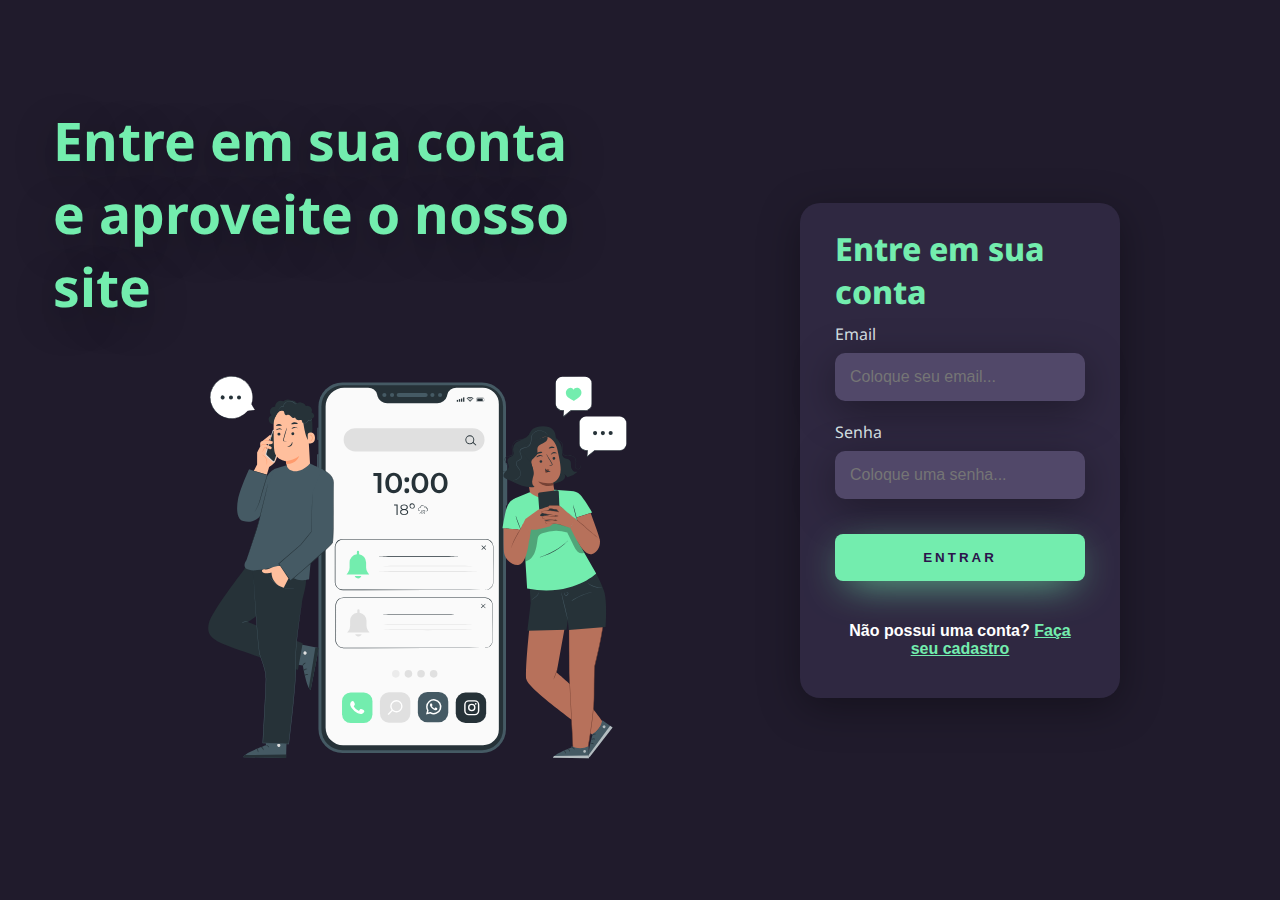
<file: index.html>
<!DOCTYPE html>
<html lang="pt-br">
<head>
    <meta charset="UTF-8">
    <meta name="author" content="Guilherme Souza">
    <meta http-equiv="X-UA-Compatible" content="IE=edge">
    <meta name="viewport" content="width=device-width, initial-scale=1.0">
    <link rel="icon" type="png" href="assets\imgs\icon.png"/>
    <link rel="stylesheet" href="assets\css\style.css">
    <title>Página de Login</title>
</head>
<body>
    <div class="main-login"> 
        <div class="left-login"> 
            <h1>Entre em sua conta<br>e aproveite o nosso site</h1>
            <img src="assets\imgs\img-login.svg" class="left-login-image" alt="UFO">
        </div>
        <div class="right-login"> 
            <div class="card-login">
                <br>
                <h1>Entre em sua conta</h1>
                <div class="textfield">
                    <label for="email" class="text-p" id="email">Email</label>
                    <input type="text" name="email" placeholder="Coloque seu email...">
                </div>
                <div class="textfield">
                    <label for="senha" class="text-p" id="senha">Senha</label>
                    <input type="password" name="senha" placeholder="Coloque uma senha...">
                </div>
                <input class="btn-login" type="submit" value="Entrar" onclick="fazerLogin(); return false"></input>
                <h4 class="text-h4">
                <p>Não possui uma conta?
                    <a href="cadastro.html"  style="color: #73edae">Faça seu cadastro</a><br>
                </p>                    
                </h4>
            </div>
        </div>
    </div>
</body>
</html>
</file>
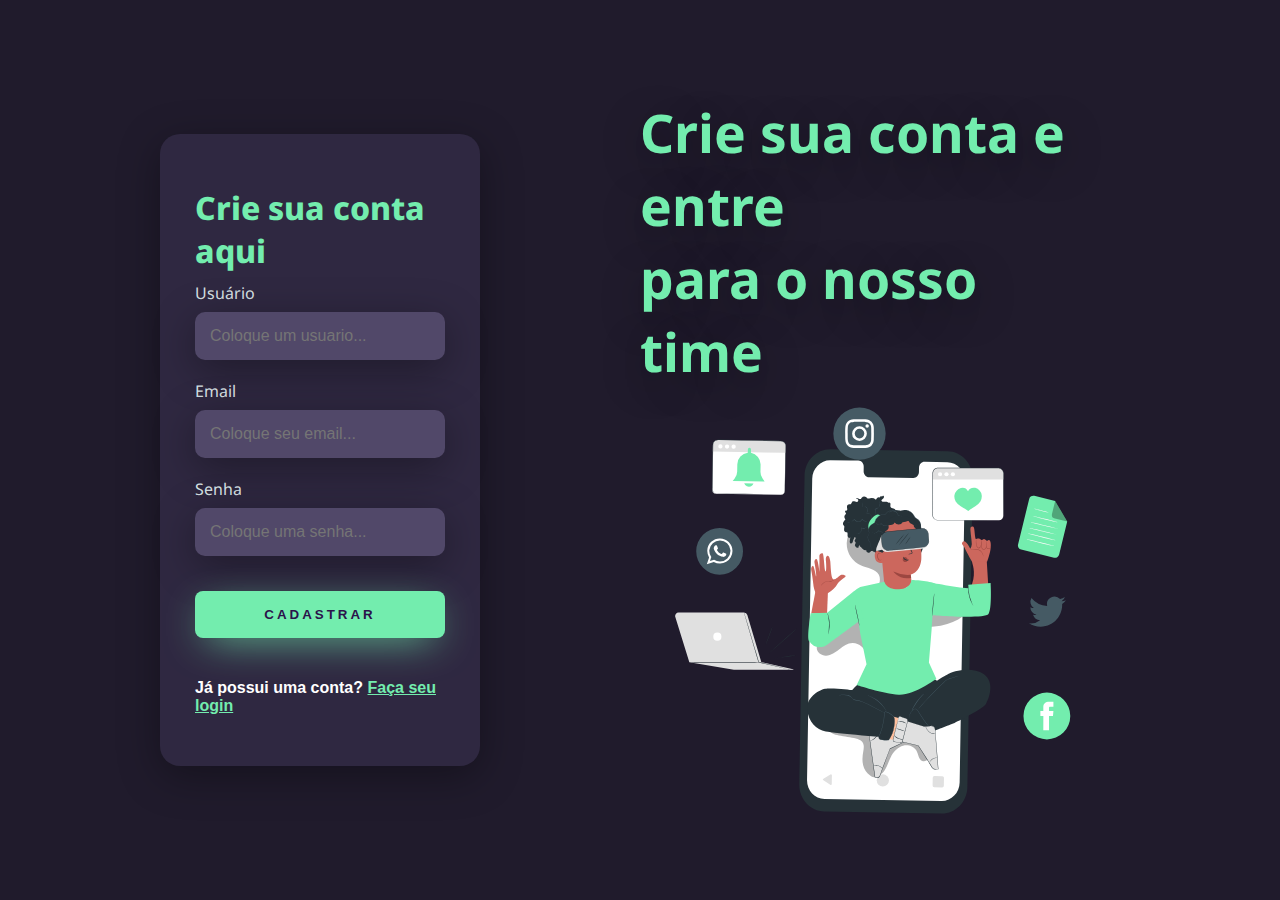
<file: cadastro.html>
<!DOCTYPE html>
<html lang="pt-br">
<head>
    <meta charset="UTF-8">
    <meta name="author" content="Guilherme Souza">
    <meta http-equiv="X-UA-Compatible" content="IE=edge">
    <meta name="viewport" content="width=device-width, initial-scale=1.0">
    <link rel="icon" type="png" href="assets\imgs\icon.png"/>
    <link rel="stylesheet" href="assets\css\cadastro-style.css">
    <title>Página de Cadastro</title>
</head>
<body>
    <div class="main-login"> 
        <div class="right-login"> 
            <div class="card-login"> 
                <br>
                <h1>Crie sua conta aqui</h1>
                <div class="textfield">
                    <label for="user" class="text-p" id="user">Usuário</label>
                    <input type="text" name="user" placeholder="Coloque um usuario...">
                </div>
                <div class="textfield">
                    <label for="email" class="text-p" id="email">Email</label>
                    <input type="text" name="email" placeholder="Coloque seu email...">
                </div>
                <div class="textfield">
                    <label for="senha" class="text-p" id="senha">Senha</label>
                    <input type="password" name="senha" placeholder="Coloque uma senha...">
                </div>
                <input class="btn-login" type="submit" value="Cadastrar" onclick="fazerCadastro(); return false"></input>
                <h4 class="text-h4">
                    Já possui uma conta? <a href="index.html" style="color: #73edae">Faça seu login</a>
                </h4>
            </div>
        </div>
        <div class="left-login">
            <h1>Crie sua conta e entre<br>para o nosso time</h1>
            <img src="assets\imgs\img-cadastro.svg" class="left-login-image">
        </div>
    </div>
</body>
</html>
</file>
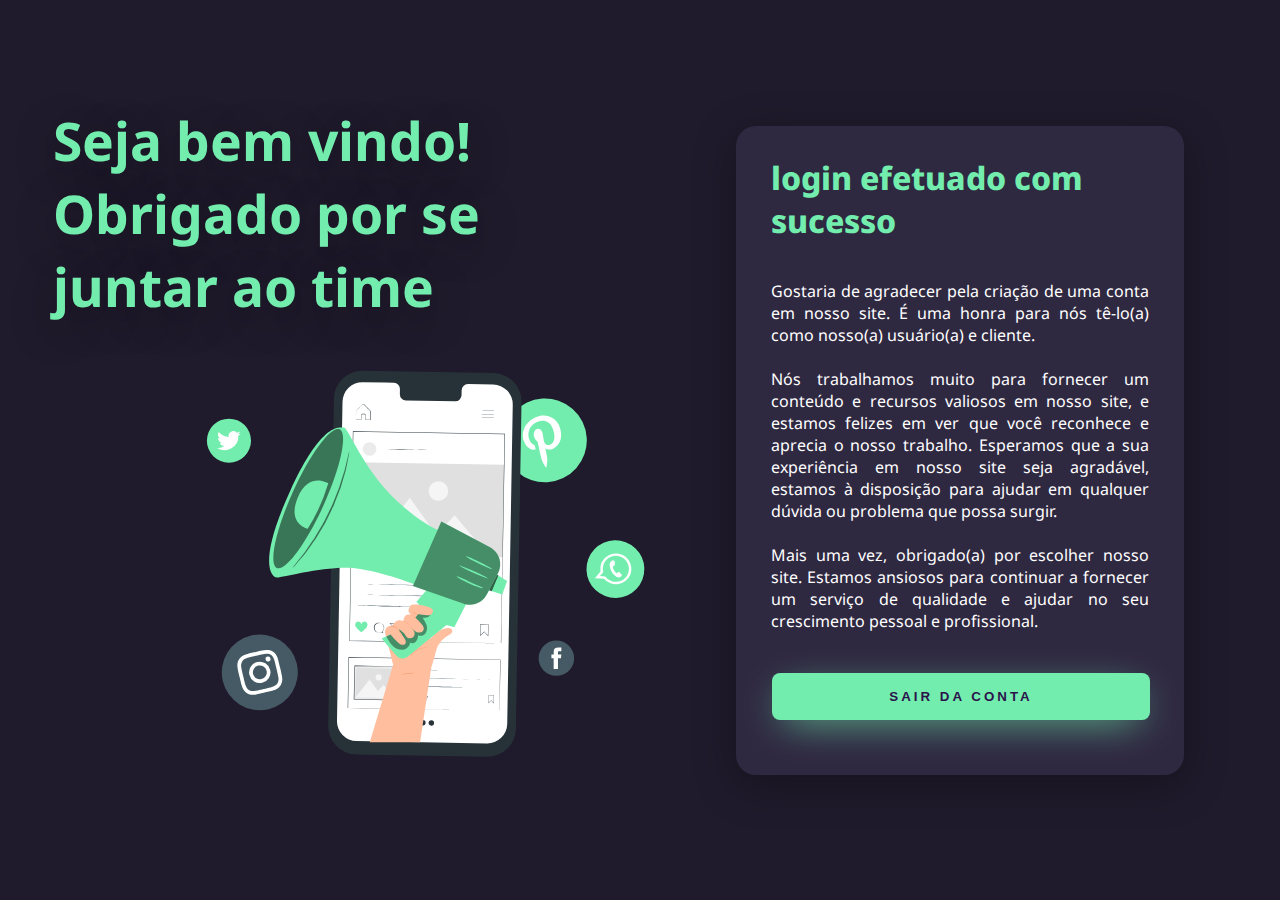
<file: home.html>
<!DOCTYPE html>
<html lang="pt-br">
<head>
    <meta charset="UTF-8">
    <meta name="author" content="Guilherme Souza">
    <meta http-equiv="X-UA-Compatible" content="IE=edge">
    <meta name="viewport" content="width=device-width, initial-scale=1.0">
    <link rel="icon" type="png" href="assets\imgs\icon.png"/>
    <link rel="stylesheet" href="assets\css\home-style.css">
    <title>Bem Vindo!</title>
</head>
<body>
    <div class="main-login"> 

        <div class="left-login"> 
            <h1>Seja bem vindo!<br>Obrigado por se juntar ao time</h1>
            <img src="assets\imgs\img-home.svg" class="left-login-image">
        </div>

        <div class="right-login"> 
            <div class="card-login"> 
                <h1>login efetuado com sucesso</h1>
                <p class="conteudo">
                    <a style="color: #ffffff">
                        <br>
                        Gostaria de agradecer pela criação de uma conta em nosso site. É uma honra para nós tê-lo(a) como nosso(a) usuário(a) e cliente.
                        <br><br>
                        Nós trabalhamos muito para fornecer um conteúdo e recursos valiosos em nosso site, e estamos felizes em ver que você reconhece e aprecia o nosso trabalho. Esperamos que a sua experiência em nosso site seja agradável, estamos à disposição para ajudar em qualquer dúvida ou problema que possa surgir.
                        <br><br>
                        Mais uma vez, obrigado(a) por escolher nosso site. Estamos ansiosos para continuar a fornecer um serviço de qualidade e ajudar no seu crescimento pessoal e profissional.
                        <br>
                    </a>
                </p>
                <a class="btn-voltar" href="index.html"><input class="btn-login" type="submit" value="Sair da conta" onclick="fazerLogin(); return false"></input></a>
            </div>
        </div>
    </div>
</body>
</html>
</file>
